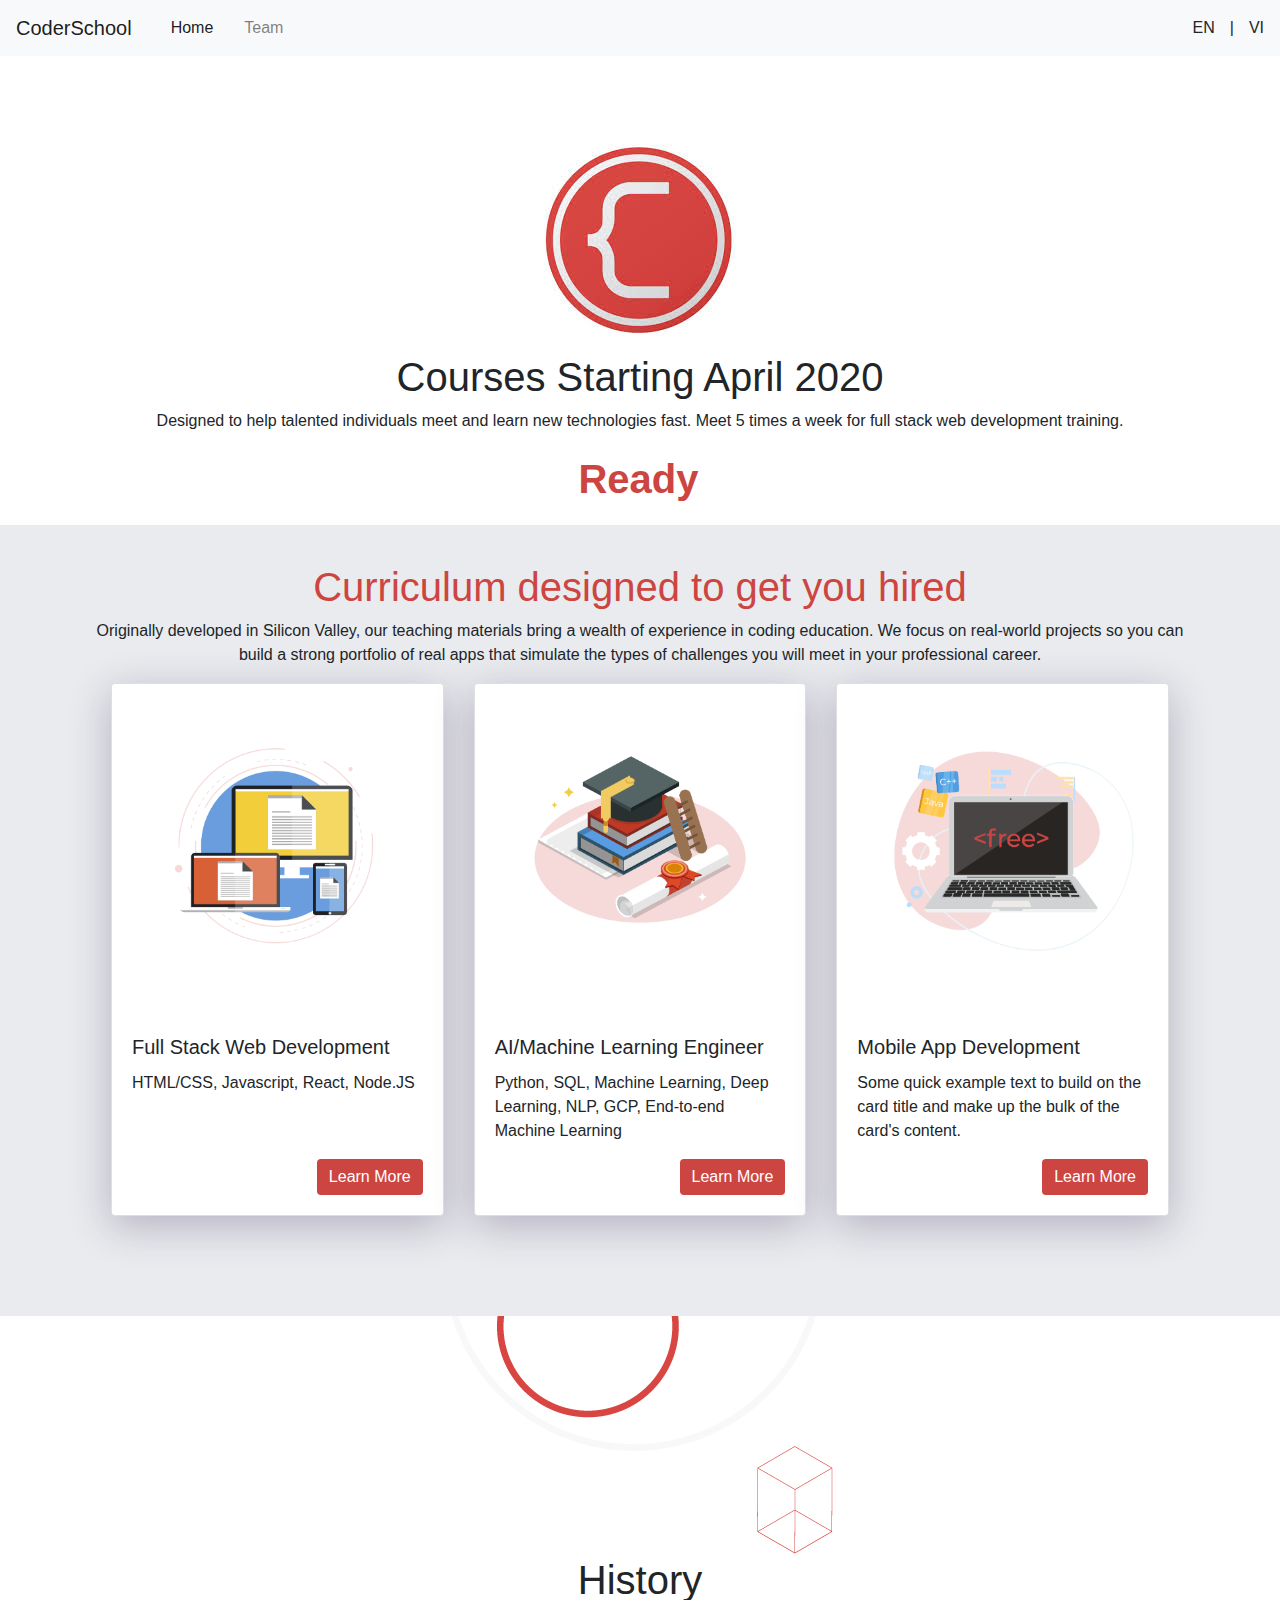
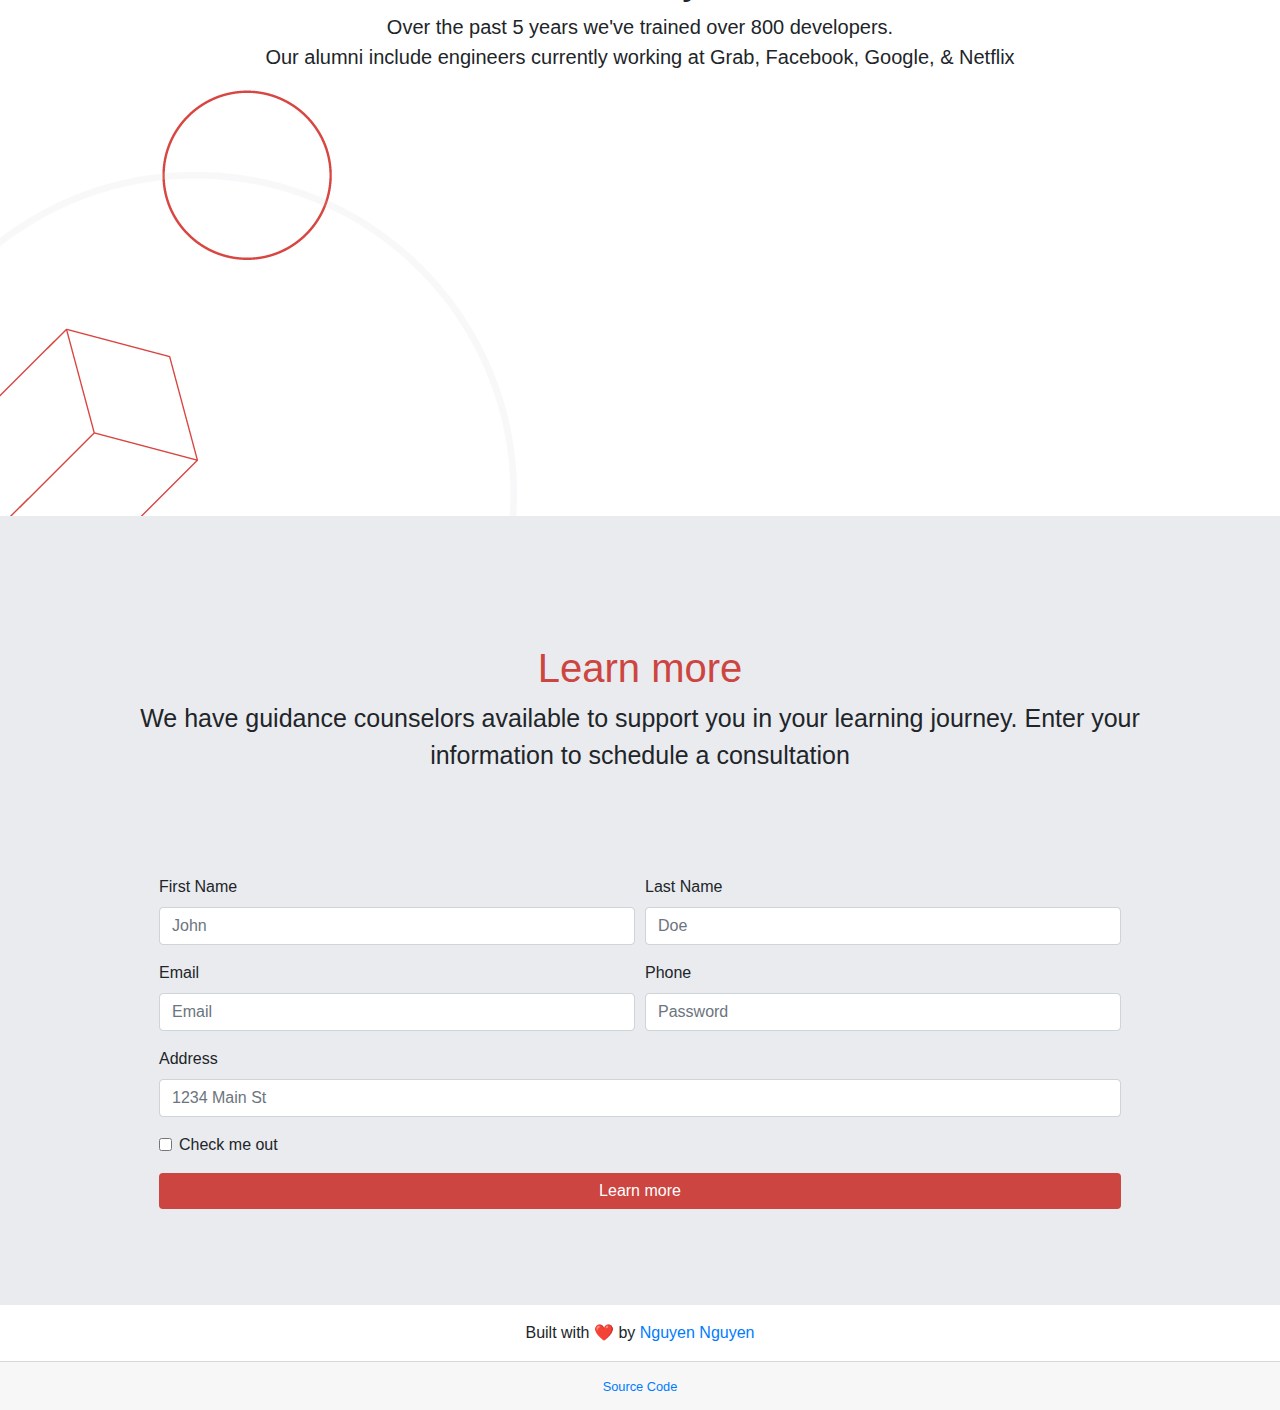
<file: index.html>
<!DOCTYPE html>
<html lang="en">
<head>
    <meta charset="UTF-8">
    <meta name="viewport" content="width=device-width, initial-scale=1.0">
    <title>CoderSchool Pricing Page</title>
    <link rel="stylesheet" href="https://stackpath.bootstrapcdn.com/bootstrap/4.4.1/css/bootstrap.min.css" integrity="sha384-Vkoo8x4CGsO3+Hhxv8T/Q5PaXtkKtu6ug5TOeNV6gBiFeWPGFN9MuhOf23Q9Ifjh" crossorigin="anonymous">
    <link
  rel="stylesheet"
  crossorigin="anonymous"
  href="https://use.fontawesome.com/releases/v5.6.3/css/all.css"
  integrity="sha384-UHRtZLI+pbxtHCWp1t77Bi1L4ZtiqrqD80Kn4Z8NTSRyMA2Fd33n5dQ8lWUE00s/"/>
  <link rel="stylesheet" href="style.css">
  <link rel="shortcut icon" href="logo.jpeg" type="image/x-icon">
</head>
<body>
    <nav class="navbar navbar-expand-lg navbar-light bg-light fixed-top">
        <a class="navbar-brand" href="#">CoderSchool</a>
        <button
          type="button"
          aria-expanded="false"
          class="navbar-toggler"
          data-toggle="collapse"
          aria-label="Toggle navigation"
          data-target="#navbarSupportedContent"
          aria-controls="navbarSupportedContent"
        >
          <span class="navbar-toggler-icon"></span>
        </button>
      
        <div class="collapse navbar-collapse" id="navbarSupportedContent">
          <ul class="navbar-nav mr-auto">
            <li class="nav-item active">
              <a class="nav-link" href="#"
                >Home <span class="sr-only">(current)</span></a
              >
            </li>
            <li class="nav-item">
              <a class="nav-link" href="checkout.html">Team</a>
            </li>
          </ul>
          <ul class="navbar-nav">
            <li class="nav-item">EN</li>
            <li class="nav-item">|</li>
            <li class="nav-item">VI</li>
          </ul>
        </div>
      </nav>
      <section>
        <img src="logo.jpeg" alt="CoderSchool logo" />
        <h1 class="text-center">Courses Starting April 2020</h1>
        <p class="text-center">
          Designed to help talented individuals meet and learn new technologies fast.
          Meet 5 times a week for full stack web development training.
        </p>
        <p
          class="typewrite red"
          data-period="2000"
          data-type='[ 
                  "Ready to change your life?", 
                  "What are you waiting for?", 
                  "Top-Rated Programming Courses Starting April 2020",
                  "Join CoderSchool Today!"
                  ]'
        ><span class="wrap"></span></p>
      </section>
      <section class="curriculum">
        <div class="container">
            <h1 class="text-center red">Curriculum designed to get you hired</h1>
            <p class="text-center">
              Originally developed in Silicon Valley, our teaching materials bring a
              wealth of experience in coding education. We focus on real-world projects so
              you can build a strong portfolio of real apps that simulate the types of
              challenges you will meet in your professional career.
            </p>
          </div>
        <div class="row">
            <div class="col-md">
                <div class="card">
                    <img class="card-img-top" src="card1.png" alt="Card image cap" />
                    <div class="card-body">
                      <h5 class="card-title">Full Stack Web Development</h5>
                      <p class="card-text">HTML/CSS, Javascript, React, Node.JS</p>
                      <div class="text-right"><br><br>
                        <a href="checkout.html" class="btn btn-primary red">Learn More</a>
                      </div>
                    </div>
                  </div>
            </div>
            <div class="col-md">   
                <div class="card">
                    <img class="card-img-top" src="card2.png" alt="Card image cap" />
                    <div class="card-body">
                    <h5 class="card-title">AI/Machine Learning Engineer</h5>
                    <p class="card-text">Python, SQL, Machine Learning, Deep Learning, NLP, GCP, End-to-end Machine Learning</p>
                    <div class="text-right">
                        <a href="checkout.html" class="btn btn-primary red">Learn More</a>
                    </div>
                </div>
              </div>
            </div>
            <div class="col-md">  
                <div class="card">
                    <img class="card-img-top" src="card3.png" alt="Card image cap" />
                    <div class="card-body">
                    <h5 class="card-title">Mobile App Development</h5>
                    <p class="card-text">Some quick example text to build on the card title and make up the bulk of the card's content.</p>
                    <div class="text-right">
                        <a href="checkout.html" class="btn btn-primary red">Learn More</a>
                    </div>
                </div>
              </div>
            </div>         
        </div>  <!--end of .row-->
    </section>

    <section id="third">
            <div class="history-container text-center"><h1><i class="fas fa-history mt-5"></i>History</h1>
            <blockquote class="blockquote text-center">
              <p>
                Over the past 5 years we've trained over 800 developers. <br />Our alumni
                include engineers currently working at Grab, Facebook, Google, & Netflix
              </p>
            </blockquote>
        </div>
          </section>
          <section id="fourth">
            <div class="container learn-more">
              <h1 class="text-center red">Learn more</h1>
              <p class="text-center">
                We have guidance counselors available to support you in your learning
                journey. Enter your information to schedule a consultation
              </p>
            </div>
          <form>
            <div class="form-row">
              <div class="form-group col-md-6">
                <label for="fname">First Name</label>
                <input type="text" class="form-control" id="fname" placeholder="John" />
              </div>
              <div class="form-group col-md-6">
                <label for="lname">Last Name</label>
                <input type="text" class="form-control" id="lname" placeholder="Doe" />
              </div>
              <div class="form-group col-md-6">
                <label for="email">Email</label>
                <input type="email" class="form-control" id="email" placeholder="Email" />
              </div>
              <div class="form-group col-md-6">
                <label for="password">Phone</label>
                <input
                  type="password"
                  class="form-control"
                  id="password"
                  placeholder="Password"
                />
              </div>
            </div>
            <div class="form-group">
              <label for="address">Address</label>
              <input
                type="text"
                class="form-control"
                id="address"
                placeholder="1234 Main St"
              />
            </div>
            <div class="form-group">
              <div class="form-check">
                <input class="form-check-input" type="checkbox" id="gridCheck" />
                <label class="form-check-label" for="gridCheck">
                  Check me out
                </label>
              </div>
            </div>
            <div class="text-center">
              <button type="button" class="btn btn-primary btn-block">Learn more</button>
            </div>
          </form>
        
        </section>
        <div class="text-center p-3">Built with ️❤️ by
            <a href="https://github.com/nnguyen150468">Nguyen Nguyen</a></div>
            <div class="card-footer text-center">
                <small class=" p-3"><a href="https://github.com/nnguyen150468/CoderSchoolPricing">Source Code</a></small>
              </div>
            
           
    <script
  src="https://code.jquery.com/jquery-3.4.1.slim.min.js"
  integrity="sha384-J6qa4849blE2+poT4WnyKhv5vZF5SrPo0iEjwBvKU7imGFAV0wwj1yYfoRSJoZ+n"
  crossorigin="anonymous"
></script>
<script
  src="https://cdn.jsdelivr.net/npm/popper.js@1.16.0/dist/umd/popper.min.js"
  integrity="sha384-Q6E9RHvbIyZFJoft+2mJbHaEWldlvI9IOYy5n3zV9zzTtmI3UksdQRVvoxMfooAo"
  crossorigin="anonymous"
></script>
<script
  src="https://stackpath.bootstrapcdn.com/bootstrap/4.4.1/js/bootstrap.min.js"
  integrity="sha384-wfSDF2E50Y2D1uUdj0O3uMBJnjuUD4Ih7YwaYd1iqfktj0Uod8GCExl3Og8ifwB6"
  crossorigin="anonymous"
></script>
<script src="./typewrite.js" type=""></script>
<style type="text/css">.typewrite > .wrap { border-right: 0.08em solid #fff}</style>
</body>
</html>
</file>
<file: style.css>
.navbar-nav > .nav-item {
    margin-left: 15px;
}

section {
    display: flex;
    padding-top: 10%;
    align-items: center;
    flex-direction: column;
  }

.curriculum {
    background-color: #e9ebee;
    padding-top: 3%;
}

.row {
    width: 85%;
    display: flex;
    justify-content: center;
}

:root {
    --red: #cd4541;
  }
  
  .red {
    color: var(--red);
  }

:root {
    --gray: #e9ebee;
  }
  
  .gray {
    color: var(--gray);
  }

  .btn-primary {
    border: 0px;
    color: white;
    background-color: var(--red);
  }

  .card {
    margin-bottom: 100px;
    box-shadow: 0 10px 40px rgba(59, 43, 91, 0.3);
  }
  
  #third {
    background-image: url(banner.jpg);
    height: 800px;
    align-items: center;
  }

  .history-container {
    margin-top: 7em;
  }

  #fourth, .form-row, .form-group, form  {
    background-color: #e9ebee;
  }


  #fourth > .container > p:nth-last-of-type(1) {
    font-size: 25px;
    margin-bottom: 100px;
  }

  #fourth {
      padding-bottom: 6em;
  }

  .typewrite {
      font-size: 2.5em;
      font-weight: bold;
  }

  .wrap {
      display: flex;
      flex-wrap: wrap;
  }
</file>
